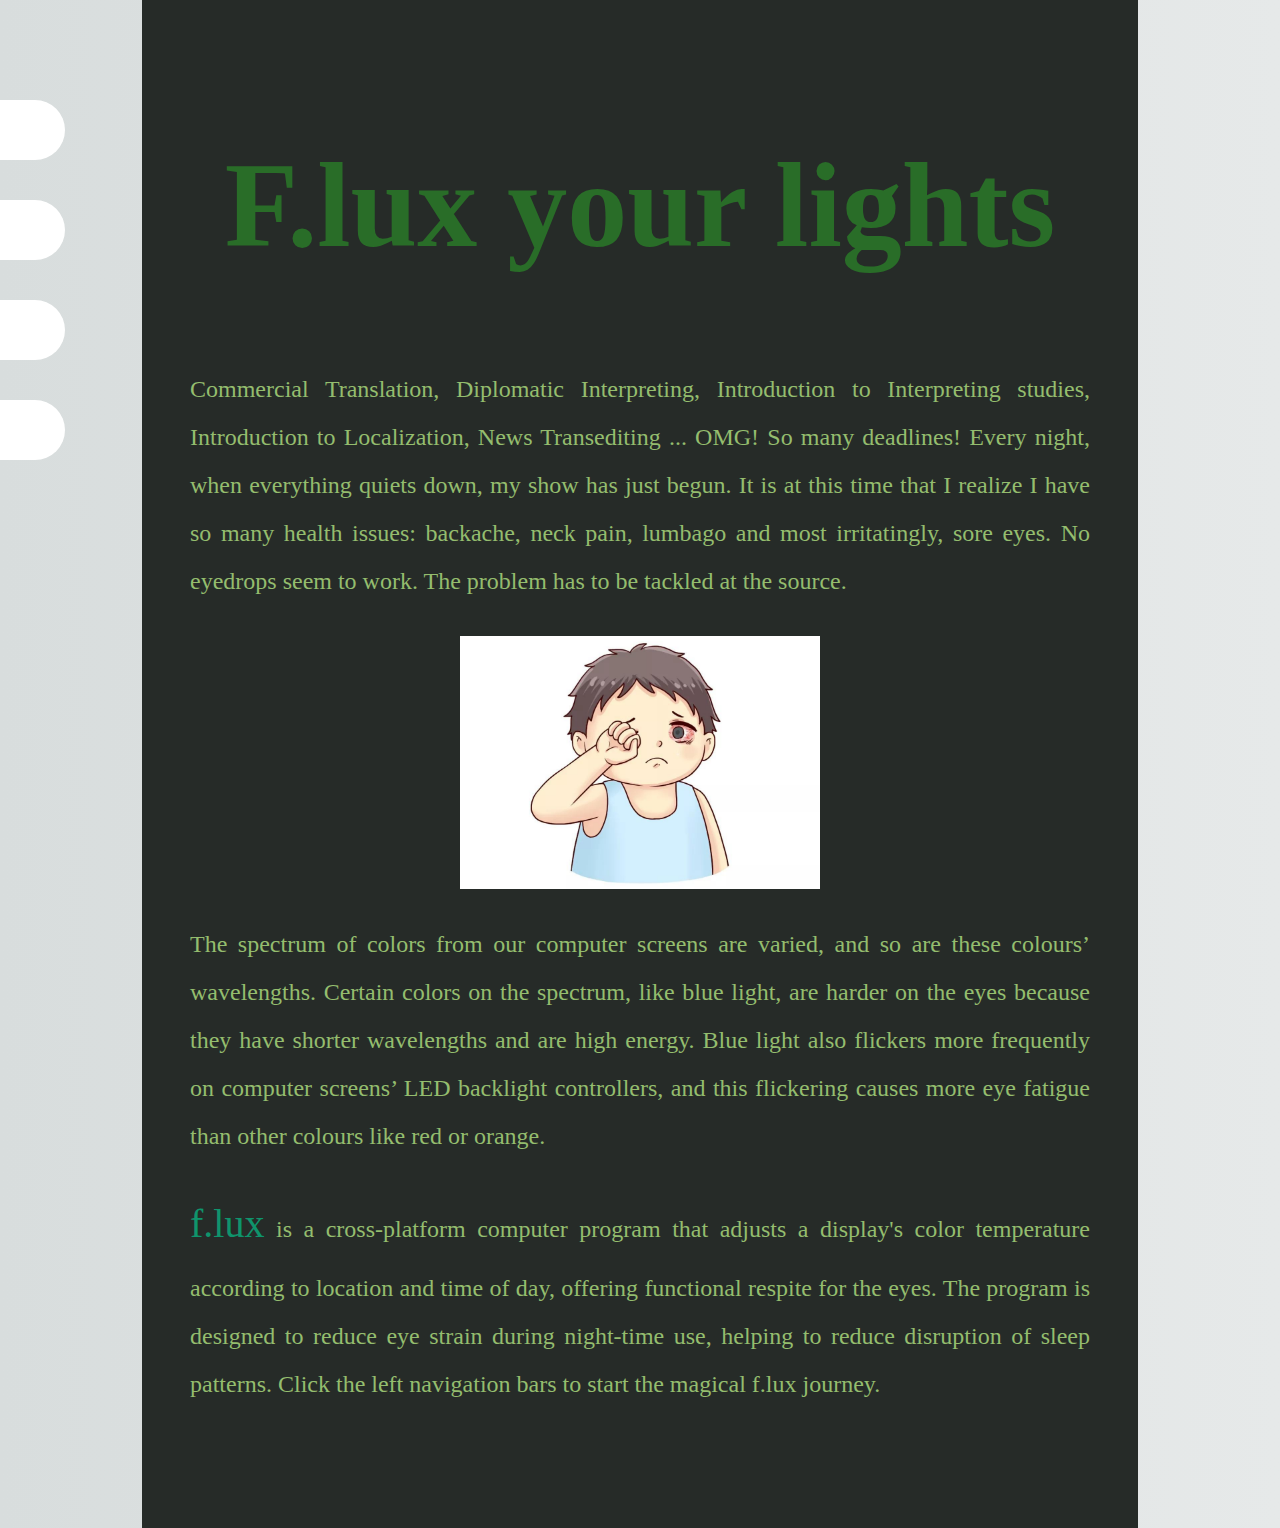
<file: index.html>
<!DOCTYPE html>
<html>
<head>
  <meta charset="UTF-8">
  <meta http-equiv="Page-Enter" content="revealTrans(duration=1.0,transtion=12)">
  <meta http-equiv="Page-Exit" content="revealTrans(duration=1.0,transtion=12)">
  <title>The magical f.lux</title>
  <meta name="description" content="The magical f.lux">
  <meta name="author" content="Lingyu Fan">
  <link rel="stylesheet" href="main.css">
</head>
<body>
  <h1>F.lux your lights</h1>
  <p>Commercial Translation, Diplomatic Interpreting, Introduction to Interpreting studies, Introduction to Localization, News Transediting ... OMG! So many deadlines!
Every night, when everything quiets down, my show has just begun.
It is at this time that I realize I have so many health issues: backache, neck pain, lumbago and most irritatingly, sore eyes.
No eyedrops seem to work. The problem has to be tackled at the source.</p>
  <p><img src='images/01 sore eyes.jpg' alt='' width="40%" /></p>
  <p>The spectrum of colors from our computer screens are varied, and so are these colours’ wavelengths.
Certain colors on the spectrum, like blue light, are harder on the eyes because they have shorter wavelengths and are high energy.
Blue light also flickers more frequently on computer screens’ LED backlight controllers, and this flickering causes more eye fatigue than other colours like red or orange.</p>
  <p><span>f.lux</span> is a cross-platform computer program that adjusts a display's color temperature according to location and time of day, offering functional respite for the eyes.
The program is designed to reduce eye strain during night-time use, helping to reduce disruption of sleep patterns. Click the left navigation bars to start the magical f.lux journey.</p>
<a href="Download.html">
  <div id="btn1" class="button">
    <h3>Download</h3>
  </div>
</a>

<a href="Preferences.html">
  <div id="btn2" class="button">
    <h3>Preferences</h3>
  </div>
</a>

<a href="Options.html">
  <div id="btn3" class="button">
    <h3>Options</h3>
  </div>
</a>

<a href="Color Effects.html">
  <div id="btn4" class="button">
    <h3>Color Effects</h3>
  </div>
</a>

</body>
</html>
</file>
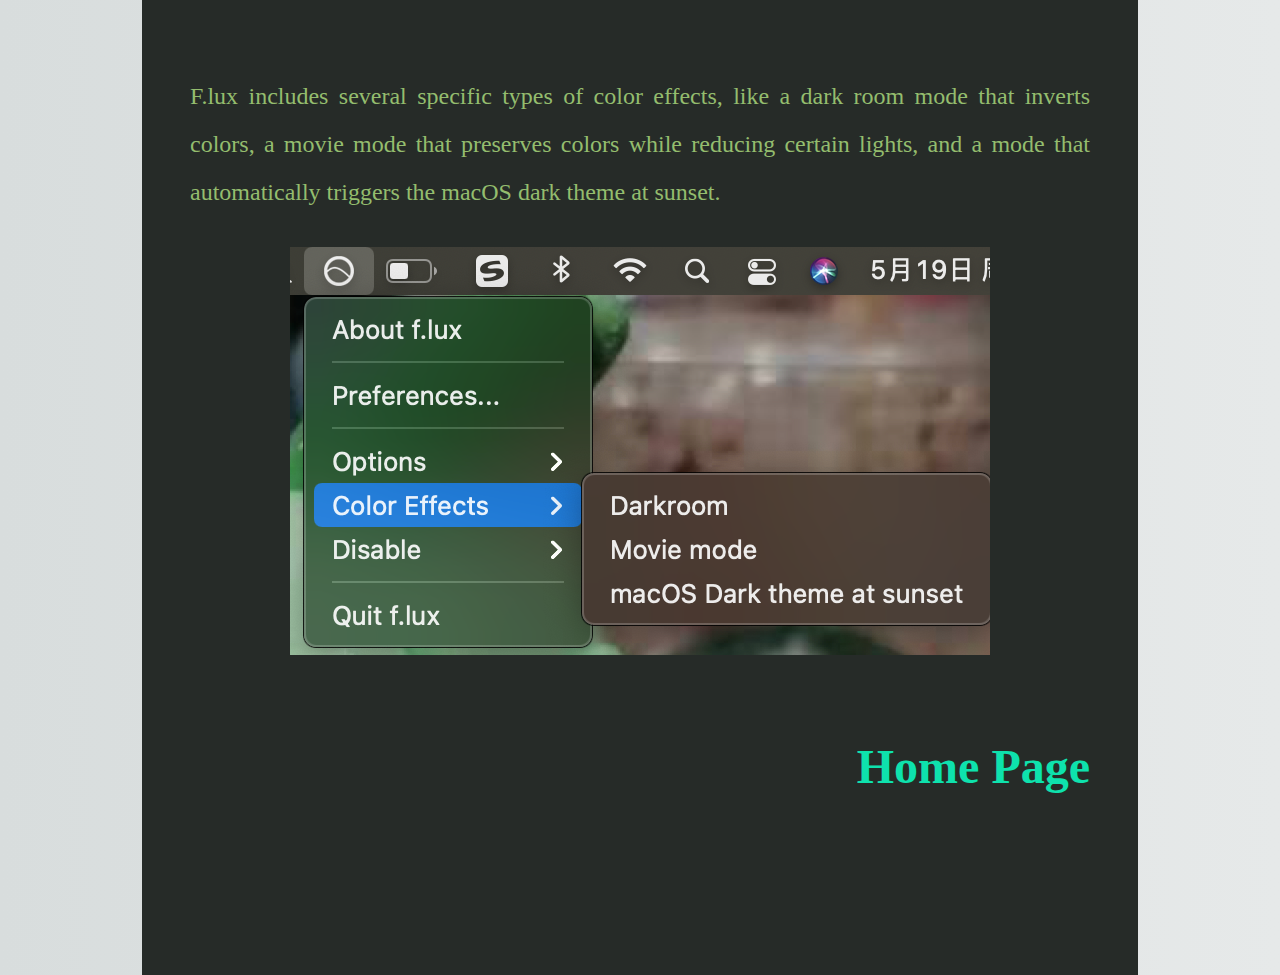
<file: Color Effects.html>
<!DOCTYPE html>
<html>
<head>
  <meta charset="UTF-8">
  <meta http-equiv="Page-Enter" content="revealTrans(duration=1.0,transtion=12)">
  <meta http-equiv="Page-Exit" content="revealTrans(duration=1.0,transtion=12)">
  <title>The magical f.lux</title>
  <meta name="description" content="The magical f.lux">
  <meta name="author" content="Lingyu Fan">
  <link rel="stylesheet" href="main.css">
</head>
<body>
    <p>F.lux includes several specific types of color effects, like a dark room mode that inverts colors, a movie mode that preserves colors while reducing certain lights, and a mode that automatically triggers the macOS dark theme at sunset.</p>
    <p><img src='images/11 Color Effects.png' alt='' /></p>
    <h4><a href='index.html'>Home Page</a></h4>
</body>
</html>
</file>
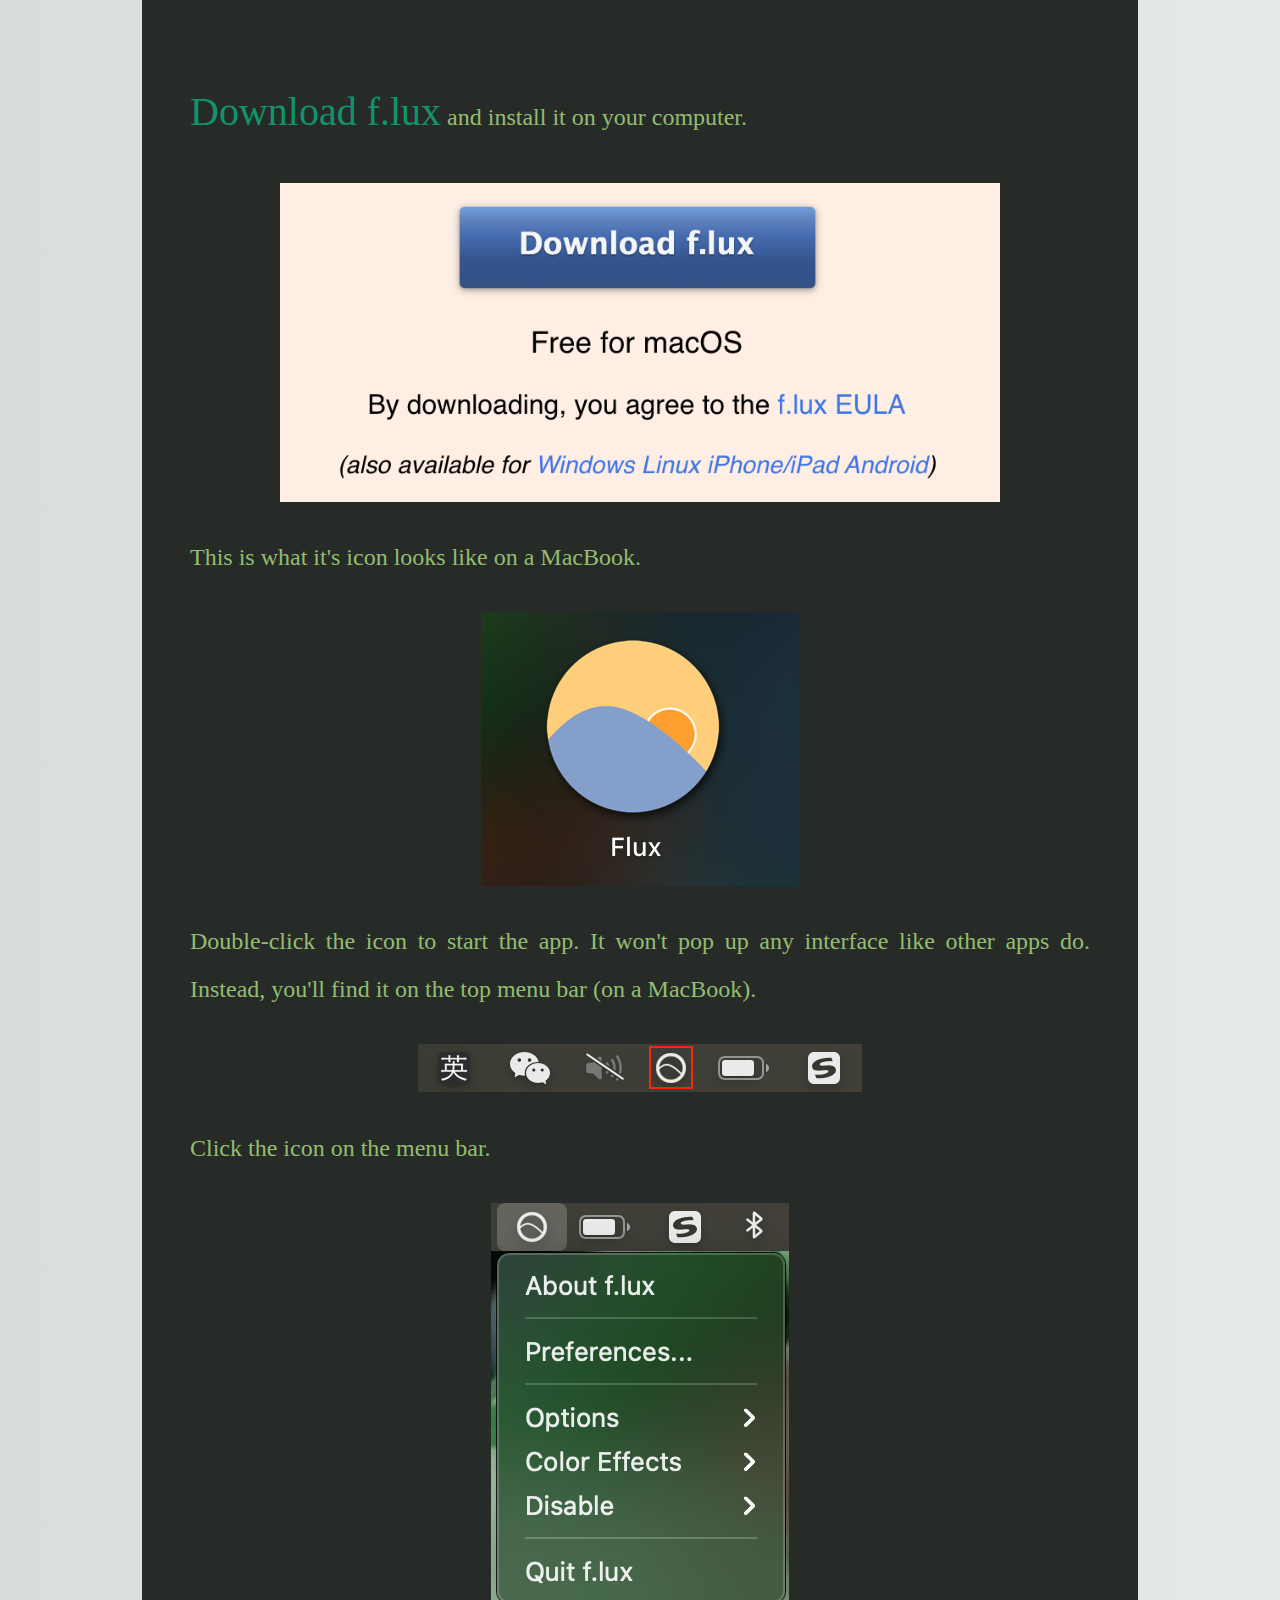
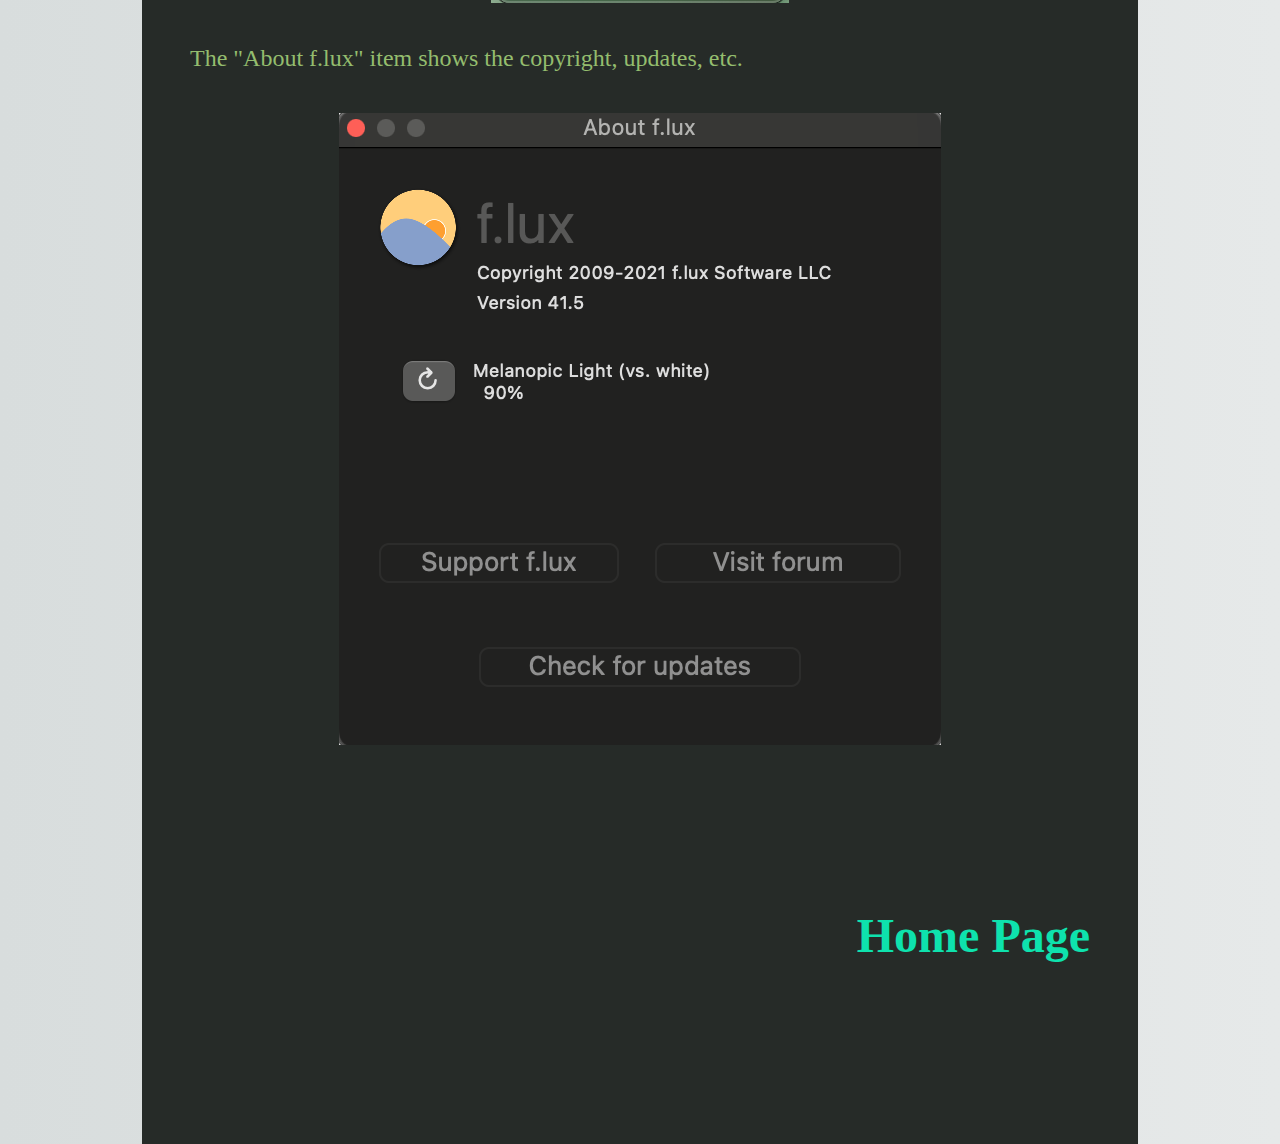
<file: Download.html>
<!DOCTYPE html>
<html>
<head>
  <meta charset="UTF-8">
  <meta http-equiv="Page-Enter" content="revealTrans(duration=1.0,transtion=12)">
  <meta http-equiv="Page-Exit" content="revealTrans(duration=1.0,transtion=12)">
  <title>The magical f.lux</title>
  <meta name="description" content="The magical f.lux">
  <meta name="author" content="Lingyu Fan">
  <link rel="stylesheet" href="main.css">
</head>
<body>
    <p><a href='https://justgetflux.com/'><span>Download f.lux</span></a> and install it on your computer.</p>
    <p><img src='images/02 download f.lux.png' alt='' /></p>
    <p></p>
    <p>This is what it's icon looks like on a MacBook.</p>
    <p><img src='images/03 icon.png' alt='' /></p>
    <p>Double-click the icon to start the app. It won't pop up any interface like other apps do. Instead, you'll find it on the top menu bar (on a MacBook).</p>
      <p><img src='images/04 menu bar.png' alt='' /></p>
      <p>Click the icon on the menu bar.</p>
      <p><img src='images/05 click.png' alt='' /></p>
      <p>The "About f.lux" item shows the copyright, updates, etc.</p>
      <p><img src='images/06 About f.lux.png' alt='' /></p>
      <br/>
      <h4><a href='index.html'>Home Page</a></h4>
</body>
</html>
</file>
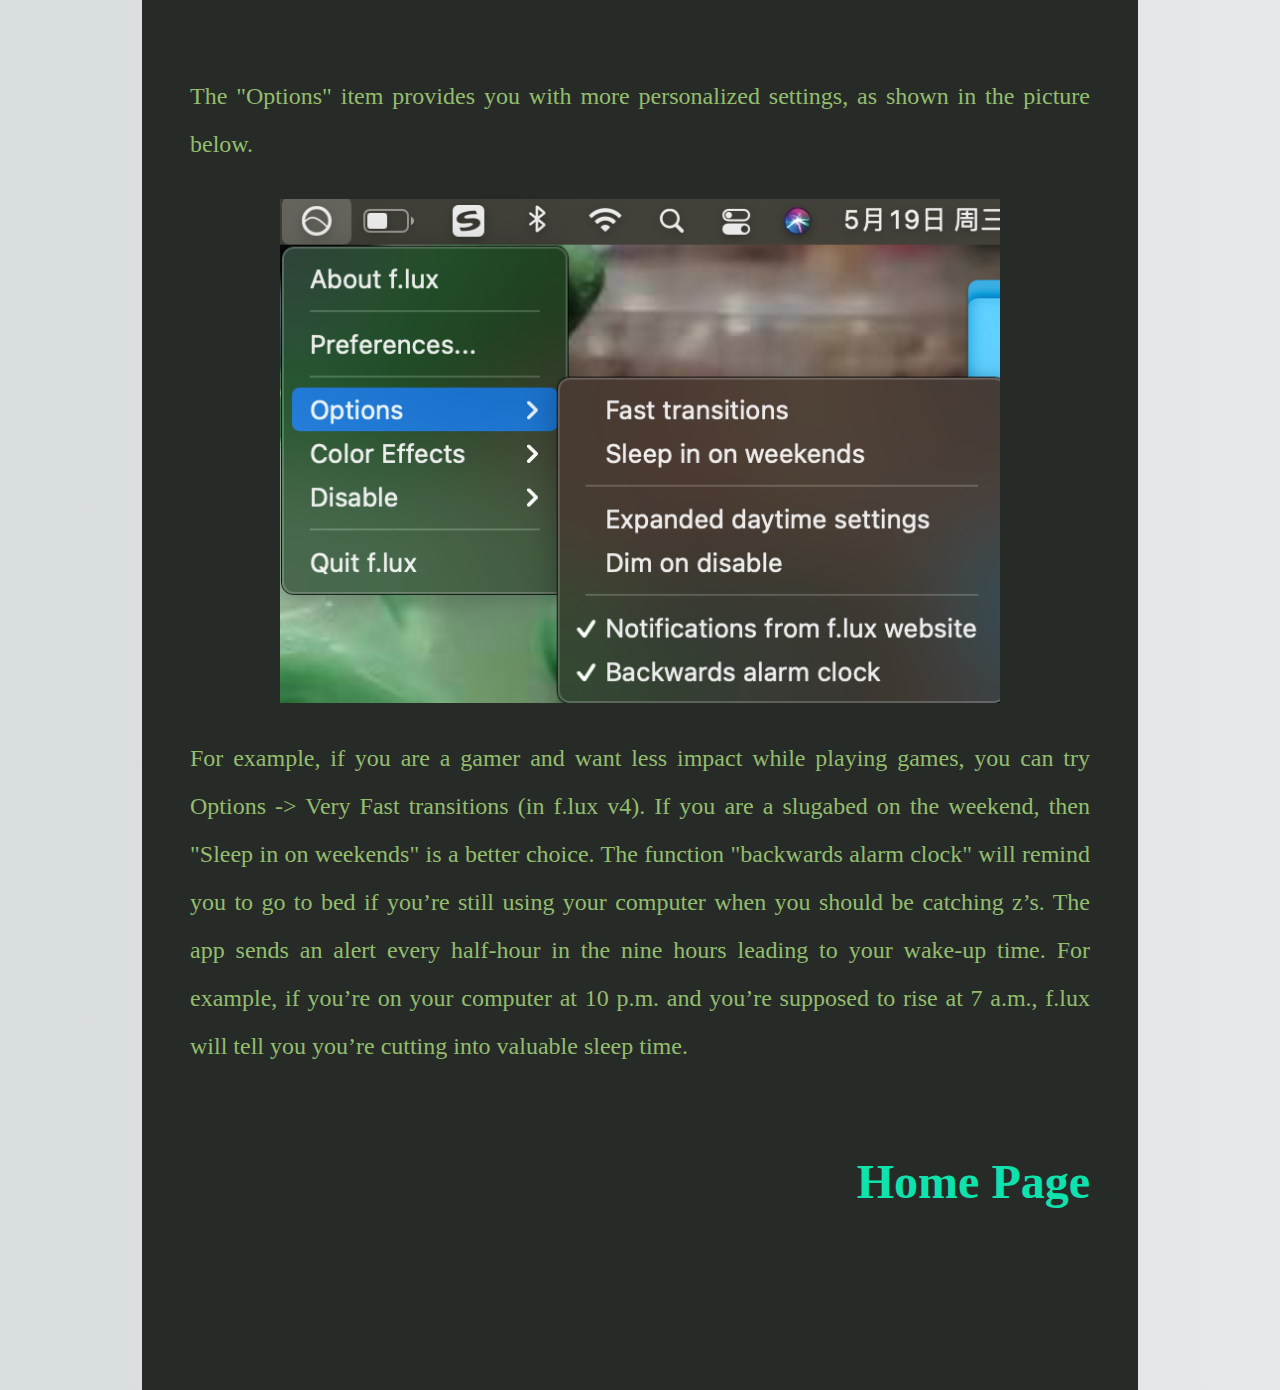
<file: Options.html>
<!DOCTYPE html>
<html>
<head>
  <meta charset="UTF-8">
  <meta http-equiv="Page-Enter" content="revealTrans(duration=1.0,transtion=12)">
  <meta http-equiv="Page-Exit" content="revealTrans(duration=1.0,transtion=12)">
  <title>The magical f.lux</title>
  <meta name="description" content="The magical f.lux">
  <meta name="author" content="Lingyu Fan">
  <link rel="stylesheet" href="main.css">
</head>
<body>
    <p>The "Options" item provides you with more personalized settings, as shown in the picture below.</p>
    <p><img src='images/10 Options.png' alt='' /></p>
    <p>For example, if you are a gamer and want less impact while playing games, you can try Options -> Very Fast transitions (in f.lux v4).
If you are a slugabed on the weekend, then "Sleep in on weekends" is a better choice.
The function "backwards alarm clock" will remind you to go to bed if you’re still using your computer when you should be catching z’s. The app sends an alert every half-hour in the nine hours leading to your wake-up time. For example, if you’re on your computer at 10 p.m. and you’re supposed to rise at 7 a.m., f.lux will tell you you’re cutting into valuable sleep time.</p>
    <h4><a href='index.html'>Home Page</a></h4>
</body>
</html>
</file>
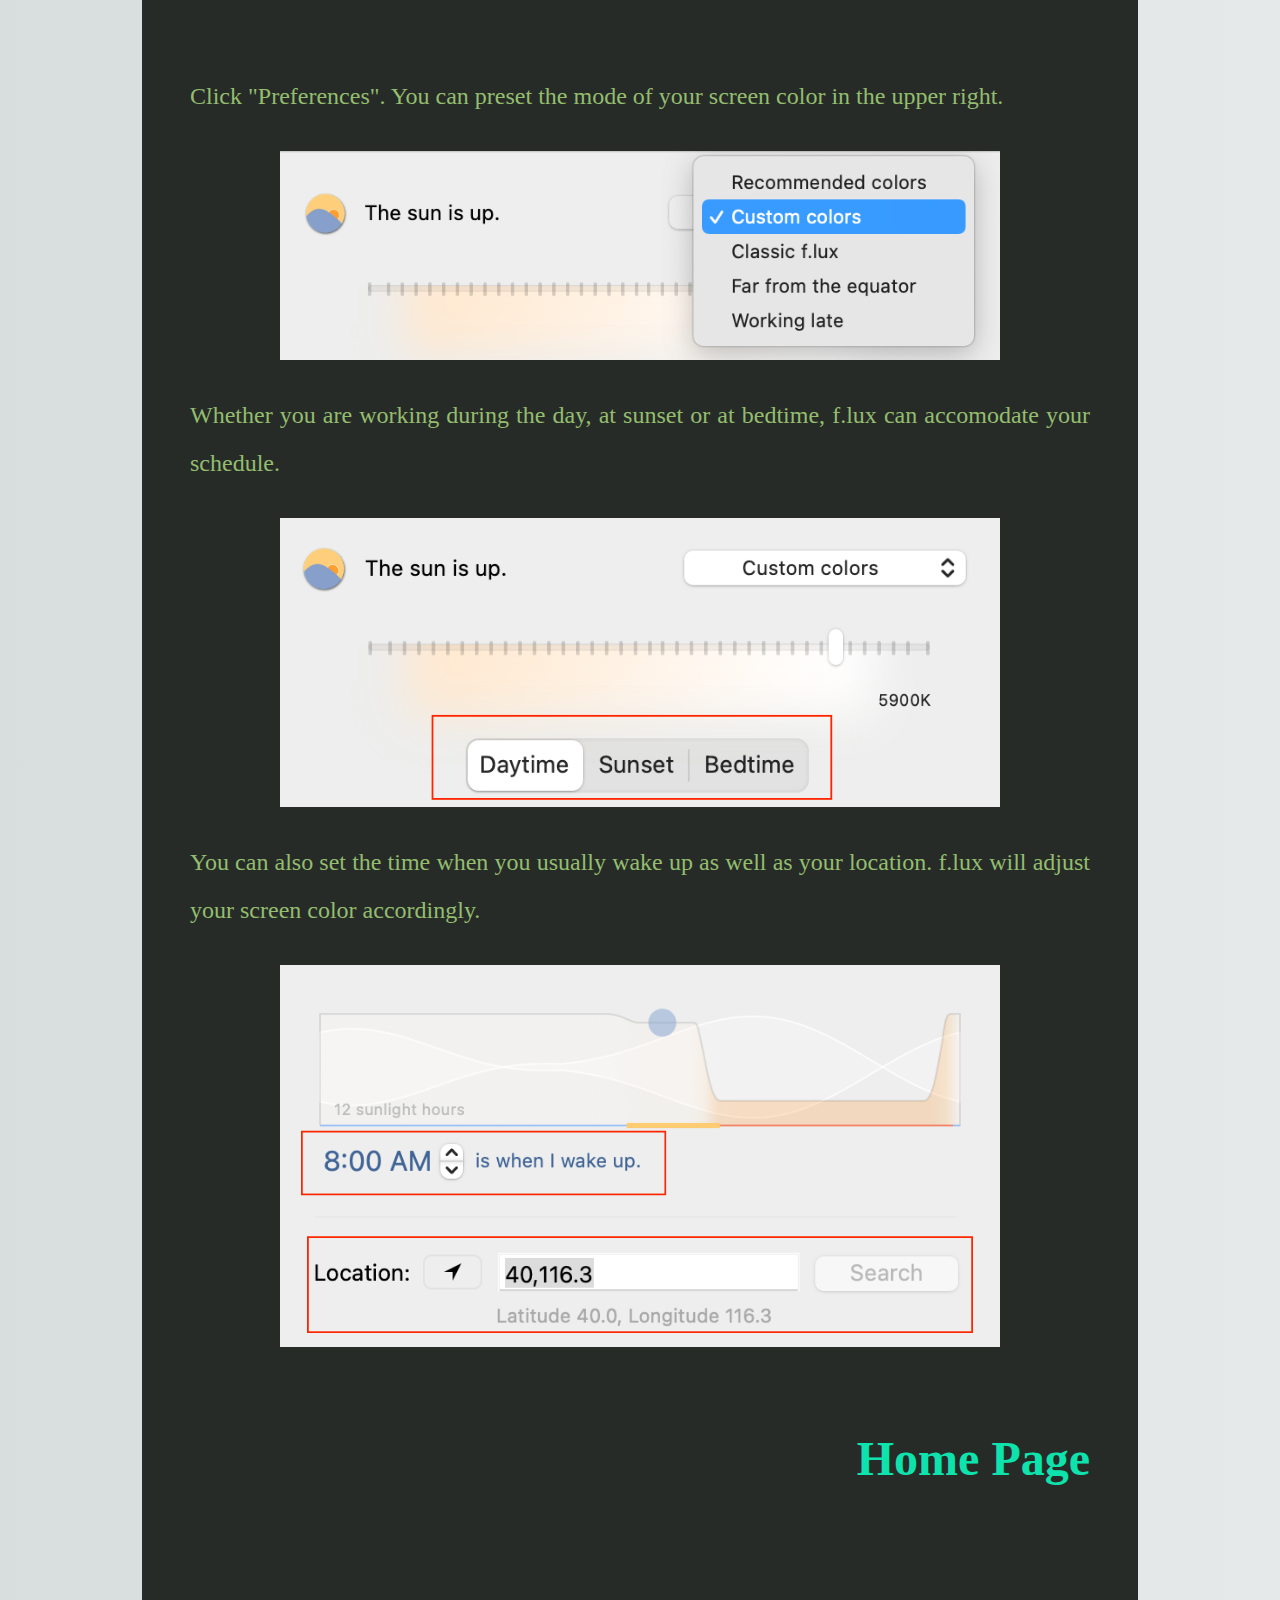
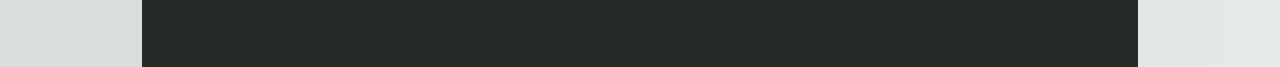
<file: Preferences.html>
<!DOCTYPE html>
<html>
<head>
  <meta charset="UTF-8">
  <meta http-equiv="Page-Enter" content="revealTrans(duration=1.0,transtion=12)">
  <meta http-equiv="Page-Exit" content="revealTrans(duration=1.0,transtion=12)">
  <title>The magical f.lux</title>
  <meta name="description" content="The magical f.lux">
  <meta name="author" content="Lingyu Fan">
  <link rel="stylesheet" href="main.css">
</head>
<body>
    <p>Click "Preferences". You can preset the mode of your screen color in the upper right.</p>
    <p><img src='images/07 mode.png' alt='' /></p>
    <p>Whether you are working during the day, at sunset or at bedtime, f.lux can accomodate your schedule.</p>
    <p><img src='images/08 time.png' alt='' /></p>
    <p>You can also set the time when you usually wake up as well as your location. f.lux will adjust your screen color accordingly.</p>
    <p><img src='images/09 wake-up time and location.png' alt='' /></p>
    <h4><a href='index.html'>Home Page</a></h4>
</body>
</html>
</file>
<file: main.css>
html {
    background: #CCFFFF;
    background-image: linear-gradient(270deg, rgb(230, 233, 233) 0%, rgb(216, 221, 221) 100%);
    -webkit-font-smoothing: antialiased;
}

body {
    background: #262b28;
    font-family: fantasy;
    font-size: 24px;
    line-height: 2;
    margin: 0 auto;
    max-width: 900px;
    padding: 2em 2em 4em;
    text-align: justify;
}

h1 {
    color: rgb(41, 109, 40);
    font-family: fantasy;
    font-weight: 900;
    font-size: 500%;
    line-height: 1.3;
    text-align: center;
}

h2 {
    margin-top: 1.3em;
}

h3 {
  font-family: verdana, sans-serif;
  font-weight: bold;
  text-align: center;
  position: relative;
  top: -10px;
}

h4 {
    text-align: right;
    font-family: fantasy;
    font-size: 200%;
}

a {
    color: #0ee2ad;
}

b, strong {
    font-weight: 700;
}

samp {
    display: none;
}

p {
    color: rgb(148, 189, 110);
}

span {
    font-size: 40px;
    color:rgb(15, 148, 108)
}

img {
    animation: colorize 2s cubic-bezier(0, 0, .78, .36) 1;
    background: transparent;
    display: block;
    margin: 1.3em auto;
    max-width: 80%;
    text-align: center;
}
  
  a {
    text-decoration: none;
  }
  
  #btn1 {
    top: 100px;
  }
  
  #btn2 {
    top: 200px;
  }
  
  #btn3 {
    top: 300px;
  }

  #btn4 {
    top: 400px;
  }
  
  div.button {
    background-color: #ffffff;
    color: #2c3e50;
    border: none;
    border-radius: 30px;
    width: 500px;
    height: 60px;
    position: fixed;
    left: -435px;
    transition: .7s ease;
  }
  
  div.button:hover {
    background-color: #ffffff;
    position: fixed;
    left: -50px;
    width: 600px;
    border-radius: 0px;
    box-shadow: 0px 5px 0px #c0392b;
  }
  
  div.button:active {
    background-color: #2c3e50;
    transition: 0s;
    color: #ecf0f1;
  }
</file>
